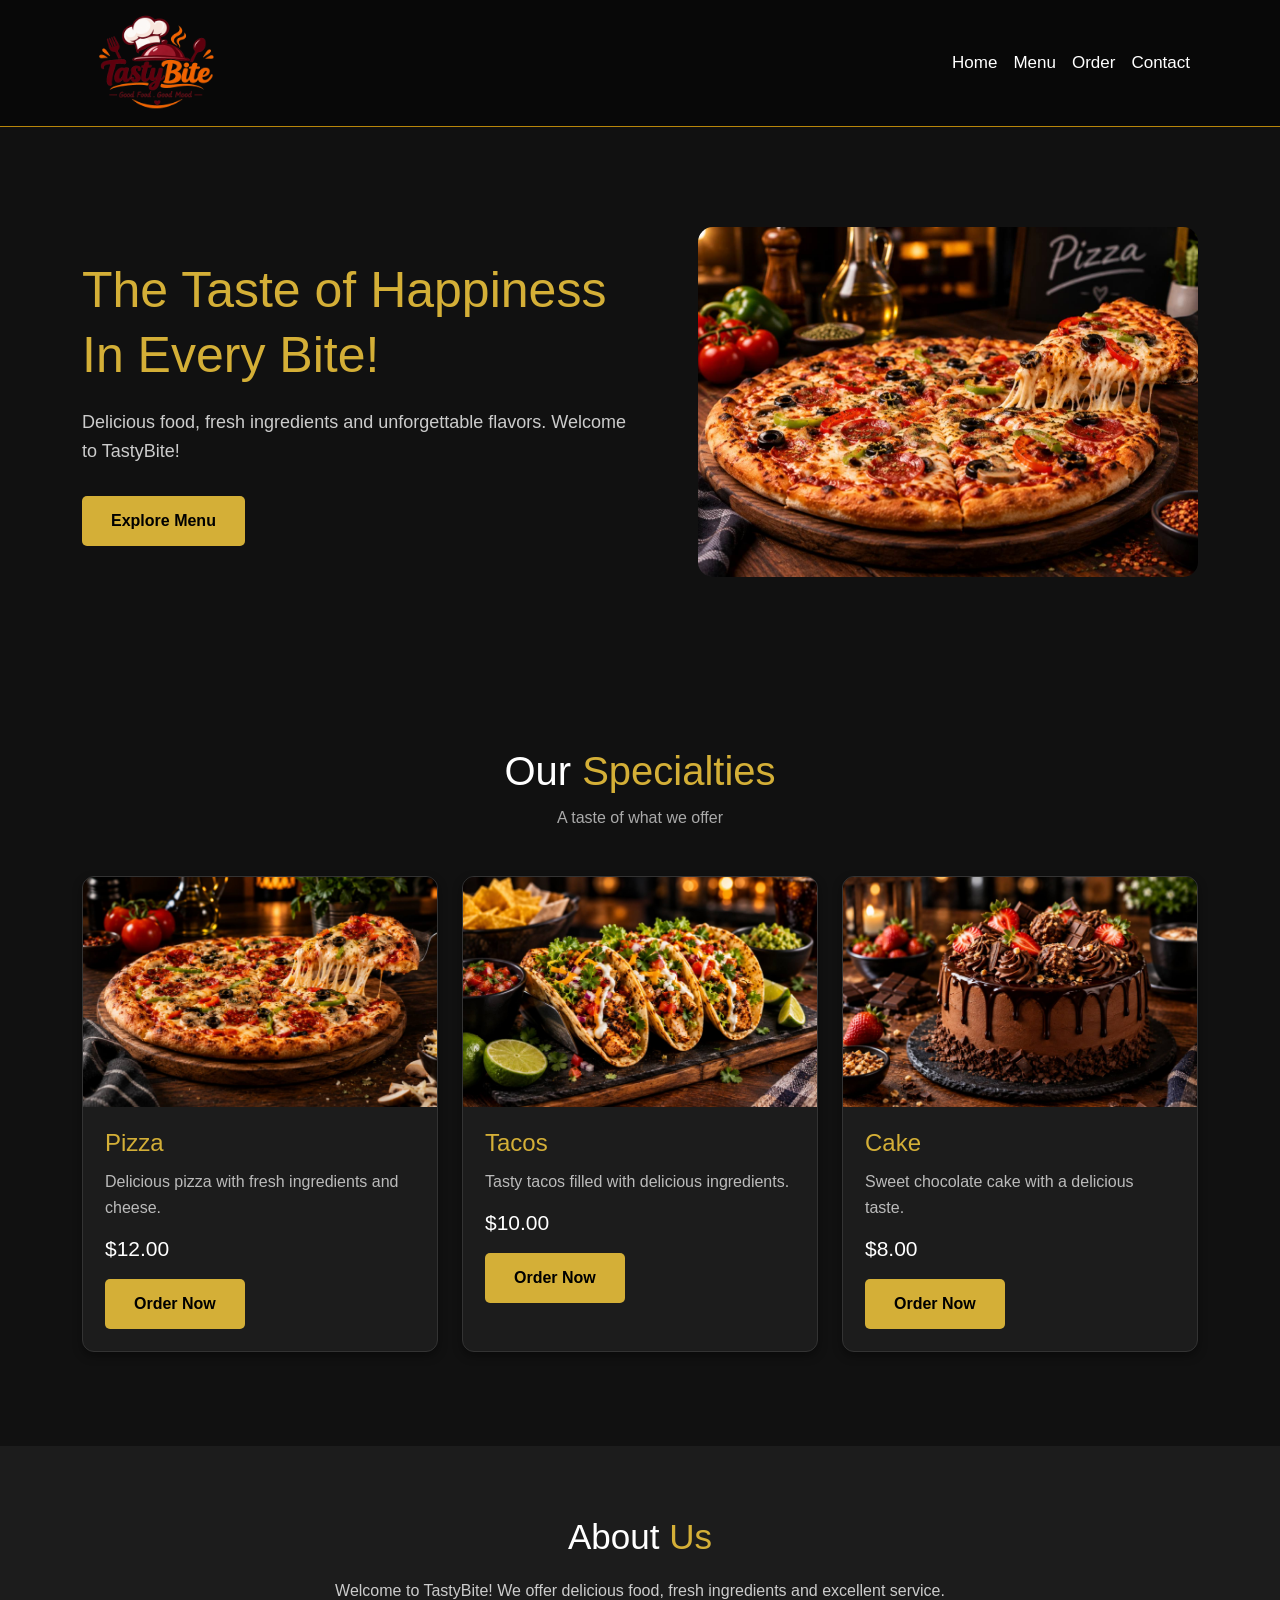
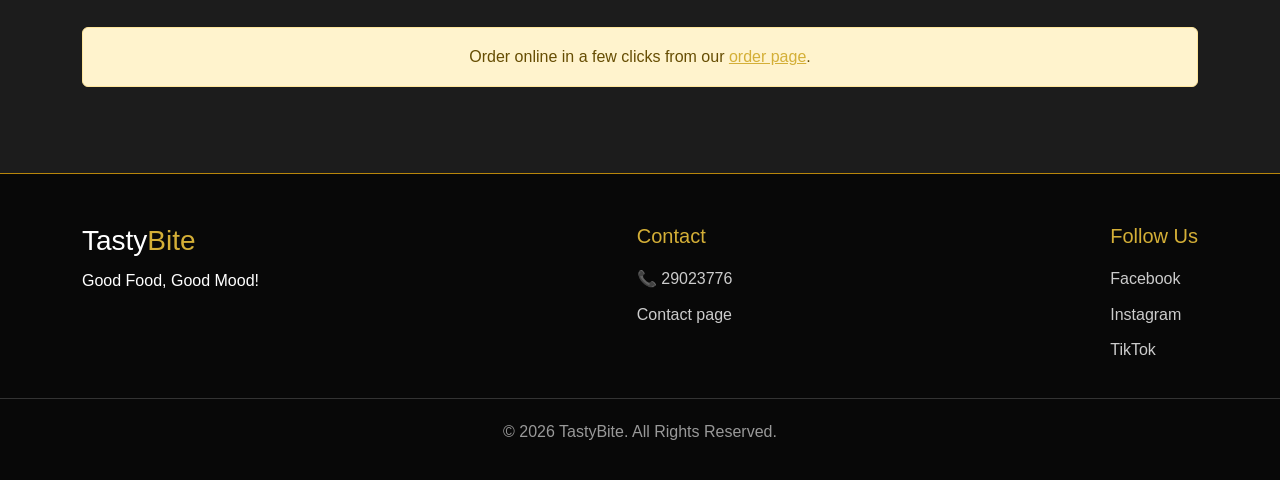
<file: index.html>
<!DOCTYPE html>
<html lang="en">
<head>
  <meta charset="UTF-8">
  <meta name="viewport" content="width=device-width, initial-scale=1.0">
  <title>TastyBite - Home</title>
  <link href="https://cdn.jsdelivr.net/npm/bootstrap@5.3.3/dist/css/bootstrap.min.css" rel="stylesheet">
  <link rel="stylesheet" href="style.css">
</head>
<body>
  <header>
    <nav class="navbar navbar-expand-lg navbar-dark">
      <div class="container">
        <a class="navbar-brand logo" href="index.html"><img src="images/Logo.png" alt="Logo TastyBite"></a>
        <button class="navbar-toggler" type="button" data-bs-toggle="collapse" data-bs-target="#menuNav">
          <span class="navbar-toggler-icon"></span>
        </button>
        <div class="collapse navbar-collapse" id="menuNav">
          <ul class="navbar-nav ms-auto nav-links">
            <li class="nav-item"><a class="nav-link" href="index.html">Home</a></li>
            <li class="nav-item"><a class="nav-link" href="menu.html">Menu</a></li>
            <li class="nav-item"><a class="nav-link" href="order.html">Order</a></li>
            <li class="nav-item"><a class="nav-link" href="contact.html">Contact</a></li>
          </ul>
        </div>
      </div>
    </nav>
  </header>

  <main>
    <section class="hero" id="home">
      <div class="container hero-flex">
        <div class="hero-content">
          <h1>The Taste of Happiness <br>In Every Bite!</h1>
          <p>Delicious food, fresh ingredients and unforgettable flavors. Welcome to TastyBite!</p>
          <a href="menu.html" class="btn btn-gold">Explore Menu</a>
        </div>
        <div class="hero-image">
          <img src="images/pizza1.jpeg" alt="Delicious Pizza">
        </div>
      </div>
    </section>

    <section class="menu">
      <div class="container">
        <div class="section-title">
          <h2>Our <span>Specialties</span></h2>
          <p>A taste of what we offer</p>
        </div>
        <div class="row">
        <div class="col-12 col-md-6 col-lg-4 mb-4">
          <article class="food-card">
            <img src="images/pizza.jpeg" alt="Pizza">
            <div class="food-info">
              <h3>Pizza</h3>
              <p>Delicious pizza with fresh ingredients and cheese.</p>
              <h4>$12.00</h4>
              <a href="order.html?food=Pizza" class="btn btn-gold">Order Now</a>
            </div>
          </article>
        </div>
        <div class="col-12 col-md-6 col-lg-4 mb-4">
          <article class="food-card">
            <img src="images/tacos.jpeg" alt="Tacos">
            <div class="food-info">
              <h3>Tacos</h3>
              <p>Tasty tacos filled with delicious ingredients.</p>
              <h4>$10.00</h4>
              <a href="order.html?food=Tacos" class="btn btn-gold">Order Now</a>
            </div>
          </article>
        </div>
        <div class="col-12 col-md-6 col-lg-4 mb-4">
          <article class="food-card">
            <img src="images/cake.jpeg" alt="Cake">
            <div class="food-info">
              <h3>Cake</h3>
              <p>Sweet chocolate cake with a delicious taste.</p>
              <h4>$8.00</h4>
              <a href="order.html?food=Cake" class="btn btn-gold">Order Now</a>
            </div>
          </article>
        </div>

        </div>
      </div>
    </section>

    <section class="about" id="about">
      <div class="container">
        <h2>About <span>Us</span></h2>
        <p>Welcome to TastyBite! We offer delicious food, fresh ingredients and excellent service.</p>
        <aside class="alert alert-warning mt-4">Order online in a few clicks from our <a href="order.html">order page</a>.</aside>
      </div>
    </section>
  </main>
  <footer>
    <div class="container footer-content">
      <div class="footer-logo">
        <h2>Tasty<span>Bite</span></h2>
        <p>Good Food, Good Mood!</p>
      </div>
      <div class="contact-info">
        <h3>Contact</h3>
        <a href="tel:+21629023776">&#128222; 29023776</a>
        <a href="contact.html">Contact page</a>
      </div>
      <div class="social">
        <h3>Follow Us</h3>
        <a href="https://facebook.com" target="_blank">Facebook</a>
        <a href="https://instagram.com" target="_blank">Instagram</a>
        <a href="https://tiktok.com" target="_blank">TikTok</a>
      </div>
    </div>
    <p class="copyright">&copy; 2026 TastyBite. All Rights Reserved.</p>
  </footer>
  <script src="https://cdn.jsdelivr.net/npm/bootstrap@5.3.3/dist/js/bootstrap.bundle.min.js"></script>
</body>
</html>
</file>
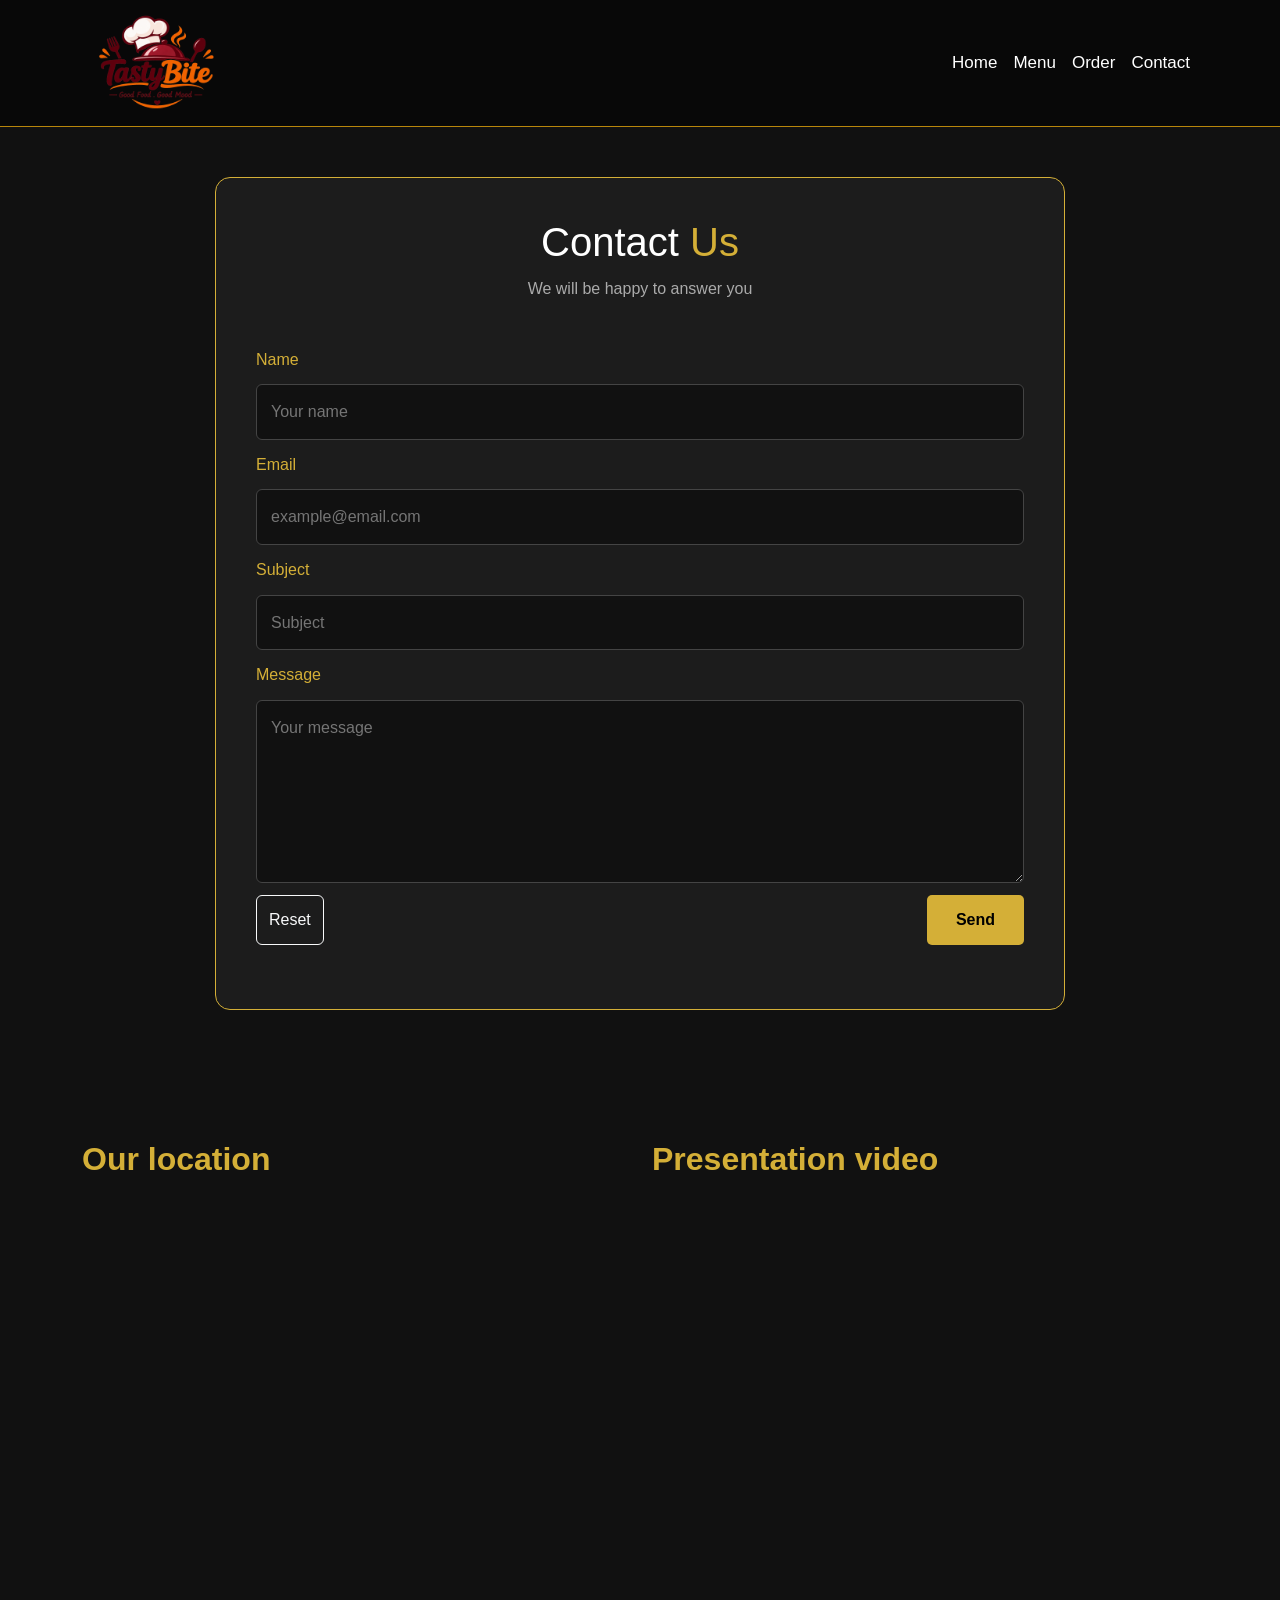
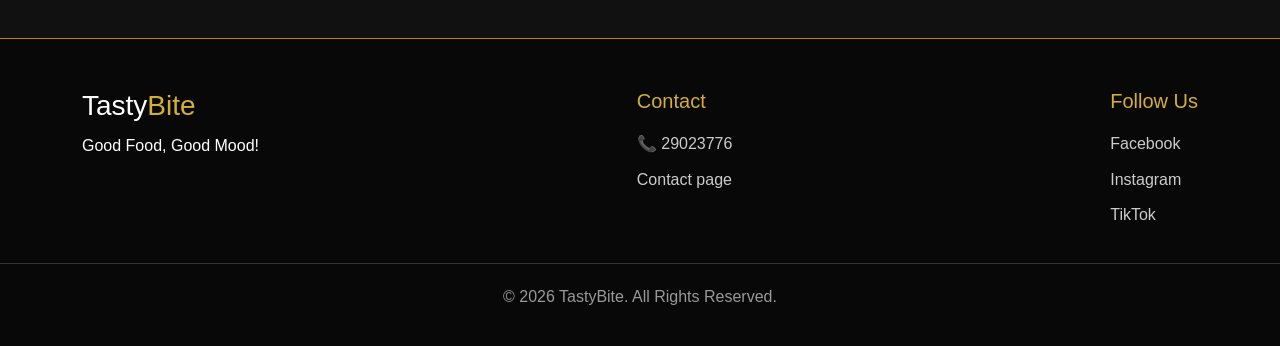
<file: contact.html>
<!DOCTYPE html>
<html lang="en">
<head>
  <meta charset="UTF-8">
  <meta name="viewport" content="width=device-width, initial-scale=1.0">
  <title>TastyBite - Contact</title>
  <link href="https://cdn.jsdelivr.net/npm/bootstrap@5.3.3/dist/css/bootstrap.min.css" rel="stylesheet">
  <link rel="stylesheet" href="style.css">
</head>
<body>
  <header>
    <nav class="navbar navbar-expand-lg navbar-dark">
      <div class="container">
        <a class="navbar-brand logo" href="index.html"><img src="images/Logo.png" alt="Logo TastyBite"></a>
        <button class="navbar-toggler" type="button" data-bs-toggle="collapse" data-bs-target="#menuNav">
          <span class="navbar-toggler-icon"></span>
        </button>
        <div class="collapse navbar-collapse" id="menuNav">
          <ul class="navbar-nav ms-auto nav-links">
            <li class="nav-item"><a class="nav-link" href="index.html">Home</a></li>
            <li class="nav-item"><a class="nav-link" href="menu.html">Menu</a></li>
            <li class="nav-item"><a class="nav-link" href="order.html">Order</a></li>
            <li class="nav-item"><a class="nav-link" href="contact.html">Contact</a></li>
          </ul>
        </div>
      </div>
    </nav>
  </header>

  <main>
    <section class="order">
      <div class="section-title">
        <h2>Contact <span>Us</span></h2>
        <p>We will be happy to answer you</p>
      </div>
      <form id="contactForm">
        <label for="nom">Name</label>
        <input type="text" id="nom" name="nom" placeholder="Your name" required>
        <label for="email">Email</label>
        <input type="email" id="email" name="email" placeholder="example@email.com" required>
        <label for="subject">Subject</label>
        <input type="text" id="subject" name="subject" placeholder="Subject">
        <label for="msg">Message</label>
        <textarea id="msg" name="message" rows="6" placeholder="Your message" required></textarea>
        <div class="d-flex justify-content-between">
          <button type="reset" class="btn btn-outline-light">Reset</button>
          <button type="submit" class="btn btn-gold">Send</button>
        </div>
      </form>
      <div id="message" class="mt-4"></div>
    </section>

    <section class="menu">
      <div class="container">
        <div class="row">
          <div class="col-12 col-lg-6 mb-4">
            <h2 class="group-title">Our location</h2>
            <iframe src="https://www.google.com/maps?q=Tunis&amp;output=embed" width="100%" height="350" style="border:0;" title="Our location"></iframe>
          </div>
          <div class="col-12 col-lg-6 mb-4">
            <h2 class="group-title">Presentation video</h2>
            <iframe width="100%" height="350" src="https://www.youtube.com/embed/VIDEO_ID" title="Presentation video" allowfullscreen></iframe>
          </div>
        </div>
      </div>
    </section>
  </main>
  <footer>
    <div class="container footer-content">
      <div class="footer-logo">
        <h2>Tasty<span>Bite</span></h2>
        <p>Good Food, Good Mood!</p>
      </div>
      <div class="contact-info">
        <h3>Contact</h3>
        <a href="tel:+21629023776">&#128222; 29023776</a>
        <a href="contact.html">Contact page</a>
      </div>
      <div class="social">
        <h3>Follow Us</h3>
        <a href="https://facebook.com" target="_blank">Facebook</a>
        <a href="https://instagram.com" target="_blank">Instagram</a>
        <a href="https://tiktok.com" target="_blank">TikTok</a>
      </div>
    </div>
    <p class="copyright">&copy; 2026 TastyBite. All Rights Reserved.</p>
  </footer>
  <script src="https://cdn.jsdelivr.net/npm/bootstrap@5.3.3/dist/js/bootstrap.bundle.min.js"></script>
  <script src="contact.js"></script>
</body>
</html>
</file>
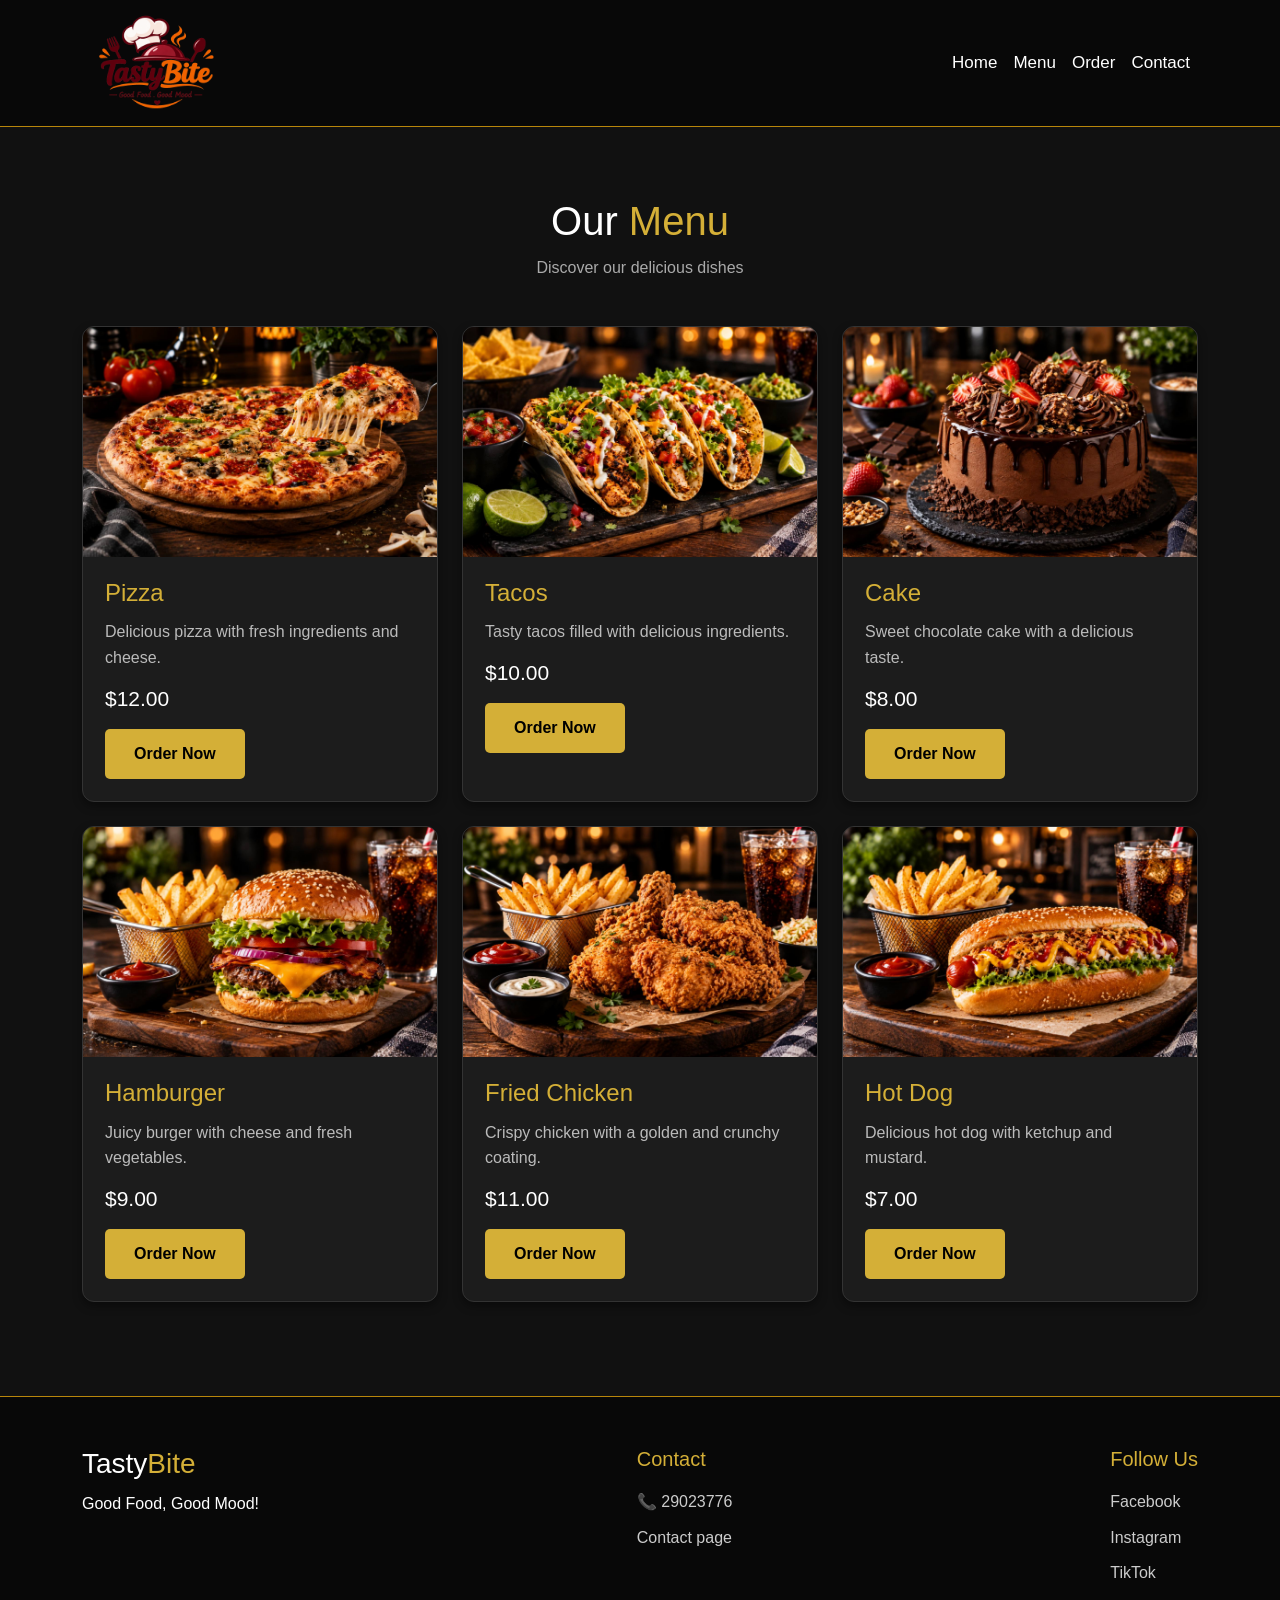
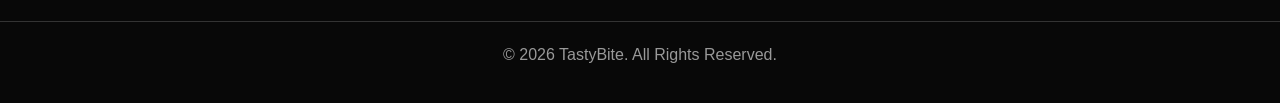
<file: menu.html>
<!DOCTYPE html>
<html lang="en">
<head>
  <meta charset="UTF-8">
  <meta name="viewport" content="width=device-width, initial-scale=1.0">
  <title>TastyBite - Menu</title>
  <link href="https://cdn.jsdelivr.net/npm/bootstrap@5.3.3/dist/css/bootstrap.min.css" rel="stylesheet">
  <link rel="stylesheet" href="style.css">
</head>
<body>
  <header>
    <nav class="navbar navbar-expand-lg navbar-dark">
      <div class="container">
        <a class="navbar-brand logo" href="index.html"><img src="images/Logo.png" alt="Logo TastyBite"></a>
        <button class="navbar-toggler" type="button" data-bs-toggle="collapse" data-bs-target="#menuNav">
          <span class="navbar-toggler-icon"></span>
        </button>
        <div class="collapse navbar-collapse" id="menuNav">
          <ul class="navbar-nav ms-auto nav-links">
            <li class="nav-item"><a class="nav-link" href="index.html">Home</a></li>
            <li class="nav-item"><a class="nav-link" href="menu.html">Menu</a></li>
            <li class="nav-item"><a class="nav-link" href="order.html">Order</a></li>
            <li class="nav-item"><a class="nav-link" href="contact.html">Contact</a></li>
          </ul>
        </div>
      </div>
    </nav>
  </header>

  <main>
    <section class="menu" id="menu">
      <div class="container">
        <div class="section-title">
          <h2>Our <span>Menu</span></h2>
          <p>Discover our delicious dishes</p>
        </div>
        <div class="row">
        <div class="col-12 col-md-6 col-lg-4 mb-4">
          <article class="food-card">
            <img src="images/pizza.jpeg" alt="Pizza">
            <div class="food-info">
              <h3>Pizza</h3>
              <p>Delicious pizza with fresh ingredients and cheese.</p>
              <h4>$12.00</h4>
              <a href="order.html?food=Pizza" class="btn btn-gold">Order Now</a>
            </div>
          </article>
        </div>
        <div class="col-12 col-md-6 col-lg-4 mb-4">
          <article class="food-card">
            <img src="images/tacos.jpeg" alt="Tacos">
            <div class="food-info">
              <h3>Tacos</h3>
              <p>Tasty tacos filled with delicious ingredients.</p>
              <h4>$10.00</h4>
              <a href="order.html?food=Tacos" class="btn btn-gold">Order Now</a>
            </div>
          </article>
        </div>
        <div class="col-12 col-md-6 col-lg-4 mb-4">
          <article class="food-card">
            <img src="images/cake.jpeg" alt="Cake">
            <div class="food-info">
              <h3>Cake</h3>
              <p>Sweet chocolate cake with a delicious taste.</p>
              <h4>$8.00</h4>
              <a href="order.html?food=Cake" class="btn btn-gold">Order Now</a>
            </div>
          </article>
        </div>
        <div class="col-12 col-md-6 col-lg-4 mb-4">
          <article class="food-card">
            <img src="images/hamburger.jpeg" alt="Hamburger">
            <div class="food-info">
              <h3>Hamburger</h3>
              <p>Juicy burger with cheese and fresh vegetables.</p>
              <h4>$9.00</h4>
              <a href="order.html?food=Hamburger" class="btn btn-gold">Order Now</a>
            </div>
          </article>
        </div>
        <div class="col-12 col-md-6 col-lg-4 mb-4">
          <article class="food-card">
            <img src="images/fried-chicken.jpeg" alt="Fried Chicken">
            <div class="food-info">
              <h3>Fried Chicken</h3>
              <p>Crispy chicken with a golden and crunchy coating.</p>
              <h4>$11.00</h4>
              <a href="order.html?food=Fried%20Chicken" class="btn btn-gold">Order Now</a>
            </div>
          </article>
        </div>
        <div class="col-12 col-md-6 col-lg-4 mb-4">
          <article class="food-card">
            <img src="images/hot-dog.jpeg" alt="Hot Dog">
            <div class="food-info">
              <h3>Hot Dog</h3>
              <p>Delicious hot dog with ketchup and mustard.</p>
              <h4>$7.00</h4>
              <a href="order.html?food=Hot%20Dog" class="btn btn-gold">Order Now</a>
            </div>
          </article>
        </div>
        </div>
      </div>
    </section>
  </main>
  <footer>
    <div class="container footer-content">
      <div class="footer-logo">
        <h2>Tasty<span>Bite</span></h2>
        <p>Good Food, Good Mood!</p>
      </div>
      <div class="contact-info">
        <h3>Contact</h3>
        <a href="tel:+21629023776">&#128222; 29023776</a>
        <a href="contact.html">Contact page</a>
      </div>
      <div class="social">
        <h3>Follow Us</h3>
        <a href="https://facebook.com" target="_blank">Facebook</a>
        <a href="https://instagram.com" target="_blank">Instagram</a>
        <a href="https://tiktok.com" target="_blank">TikTok</a>
      </div>
    </div>
    <p class="copyright">&copy; 2026 TastyBite. All Rights Reserved.</p>
  </footer>
  <script src="https://cdn.jsdelivr.net/npm/bootstrap@5.3.3/dist/js/bootstrap.bundle.min.js"></script>
</body>
</html>
</file>
<file: style.css>
/* ===== GENERAL ===== */
* {
  margin: 0;
  padding: 0;
  box-sizing: border-box;
}

body {
  font-family: Arial, sans-serif;
  background-color: #111;
  color: white;
  line-height: 1.6;
}

a {
  color: #d4af37;
}

img {
  max-width: 100%;
}

/* ===== HEADER / NAVBAR ===== */
header {
  background-color: #080808;
  border-bottom: 1px solid #b8860b;
}

.logo img {
  width: 150px;
  height: auto;
}

.nav-links a {
  color: white;
  font-size: 17px;
  transition: 0.3s;
}

.nav-links a:hover {
  color: #d4af37;
}

/* ===== BUTTONS (Bootstrap + CSS perso, chargé après Bootstrap) ===== */
.btn-gold {
  background-color: #d4af37;
  color: black;
  padding: 12px 28px;
  border-radius: 5px;
  font-weight: bold;
  transition: 0.3s;
}

.btn-gold:hover {
  background-color: white;
  color: black;
  transform: scale(1.05);
}

/* ===== HERO (Flexbox) ===== */
.hero {
  min-height: 550px;
  padding: 60px 0;
  display: flex;
  align-items: center;
}

.hero-flex {
  display: flex;
  align-items: center;
  justify-content: space-between;
  gap: 40px;
}

.hero-content {
  max-width: 550px;
}

.hero-content h1 {
  font-size: 50px;
  line-height: 1.3;
  margin-bottom: 20px;
  color: #d4af37;
}

.hero-content p {
  color: #ccc;
  font-size: 18px;
  margin-bottom: 30px;
}

.hero-image img {
  width: 100%;
  max-width: 500px;
  height: 350px;
  object-fit: cover;
  border-radius: 15px;
}

/* ===== SECTIONS ===== */
.menu {
  padding: 70px 0;
}

.section-title {
  text-align: center;
  margin-bottom: 45px;
}

.section-title h2 {
  font-size: 40px;
  margin-bottom: 10px;
}

.section-title span,
.about span,
.footer-logo span {
  color: #d4af37;
}

.section-title p {
  color: #aaa;
}

/* ===== CARDS ===== */
.food-card {
  height: 100%;
  background-color: #1c1c1c;
  border: 1px solid #333;
  border-radius: 12px;
  overflow: hidden;
  transition: 0.3s;
  box-shadow: 0 4px 10px rgba(0, 0, 0, 0.4);
}

.food-card:hover {
  transform: translateY(-10px);
  border-color: #d4af37;
}

.food-card img {
  width: 100%;
  height: 230px;
  object-fit: cover;
}

.food-info {
  padding: 22px;
}

.food-info h3 {
  color: #d4af37;
  font-size: 24px;
  margin-bottom: 12px;
}

.food-info p {
  color: #bbb;
  margin-bottom: 15px;
}

.food-info h4 {
  font-size: 21px;
  margin-bottom: 18px;
}

/* ===== ABOUT ===== */
.about {
  text-align: center;
  padding: 70px 0;
  background-color: #1c1c1c;
}

.about h2 {
  font-size: 35px;
  margin-bottom: 20px;
}

.about p {
  color: #ccc;
  max-width: 650px;
  margin: auto;
}

/* ===== FORMS (order + contact) ===== */
.order {
  max-width: 850px;
  margin: 50px auto;
  padding: 40px;
  background: #1c1c1c;
  border: 1px solid #d4af37;
  border-radius: 15px;
}

.order form {
  display: flex;
  flex-direction: column;
  gap: 12px;
}

.order input[type="text"],
.order input[type="email"],
.order input[type="tel"],
.order input[type="number"],
.order select,
.order textarea {
  width: 100%;
  padding: 14px;
  background: #111;
  color: white;
  border: 1px solid #444;
  border-radius: 6px;
  font-size: 16px;
}

.order input:focus,
.order select:focus,
.order textarea:focus {
  border-color: #d4af37;
  outline: none;
}

.order label {
  color: #d4af37;
}

.choices {
  display: flex;
  gap: 25px;
}

.choice {
  color: white !important;
}

.group-title {
  color: #d4af37;
  margin-top: 10px;
  font-weight: bold;
}

#totalPrice {
  color: #d4af37;
  font-size: 24px;
  text-align: right;
}

.hidden {
  display: none;
}

.order-list {
  list-style: none;
}

.order-list li {
  display: flex;
  justify-content: space-between;
  align-items: center;
  background: #111;
  border: 1px solid #333;
  border-radius: 6px;
  padding: 10px 14px;
  margin-bottom: 8px;
}

iframe {
  border-radius: 12px;
}

/* ===== FOOTER (Flexbox) ===== */
footer {
  background-color: #080808;
  padding: 50px 0 20px;
  border-top: 1px solid #b8860b;
}

.footer-content {
  display: flex;
  justify-content: space-between;
  gap: 30px;
  flex-wrap: wrap;
}

.footer-logo h2 {
  font-size: 28px;
  margin-bottom: 10px;
}

.social,
.contact-info {
  display: flex;
  flex-direction: column;
  gap: 10px;
}

.social h3,
.contact-info h3 {
  color: #d4af37;
  font-size: 20px;
}

.social a,
.contact-info a {
  color: #ccc;
  text-decoration: none;
  transition: 0.3s;
}

.social a:hover,
.contact-info a:hover {
  color: #d4af37;
}

.copyright {
  text-align: center;
  color: #999;
  border-top: 1px solid #333;
  padding-top: 20px;
  margin-top: 35px;
}

/* ===== RESPONSIVE ===== */
@media screen and (max-width: 992px) {
  .hero-content h1 {
    font-size: 38px;
  }

  .hero-image img {
    height: 300px;
  }
}

@media screen and (max-width: 600px) {
  .hero-flex {
    flex-direction: column;
    text-align: center;
  }

  .hero-content h1 {
    font-size: 32px;
  }

  .hero-image img {
    height: 250px;
  }

  .section-title h2 {
    font-size: 32px;
  }

  .footer-content {
    flex-direction: column;
    text-align: center;
    align-items: center;
  }

  .order {
    margin: 25px 5%;
    padding: 25px 18px;
  }
}
</file>
